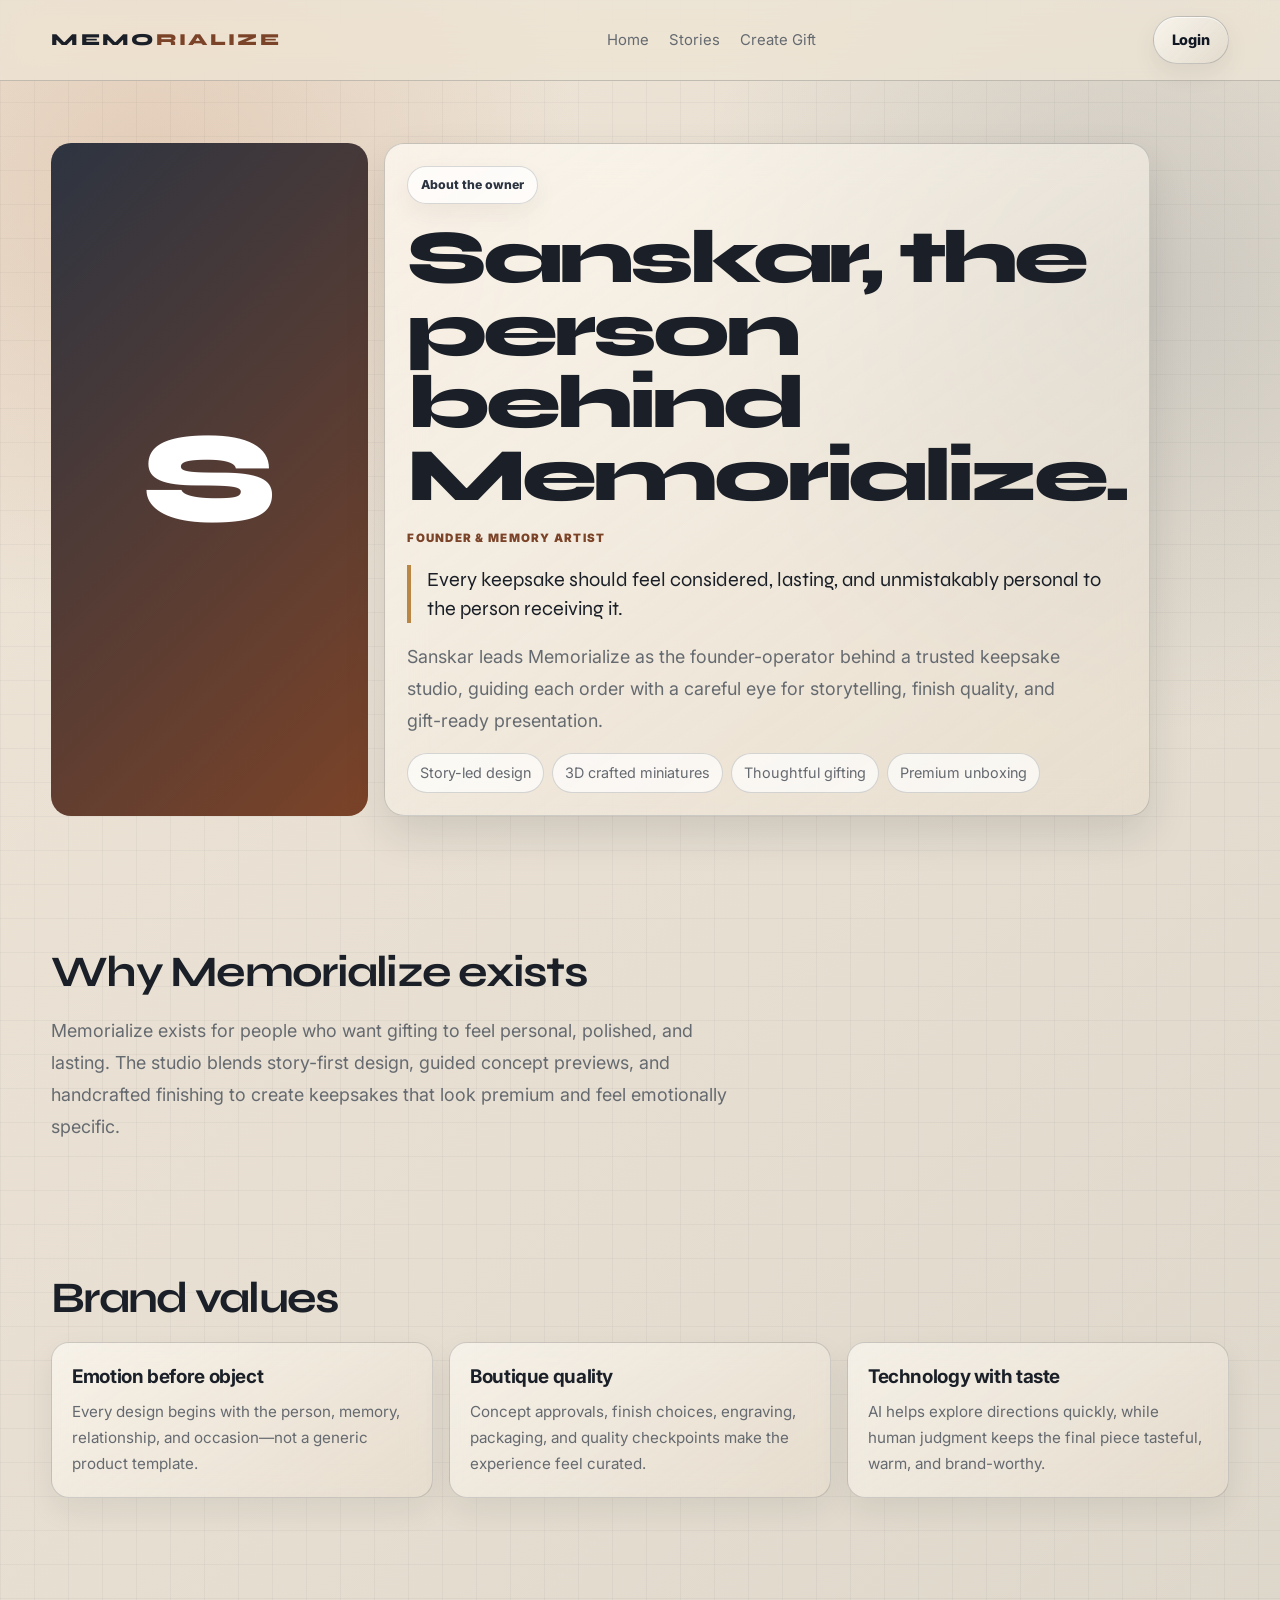
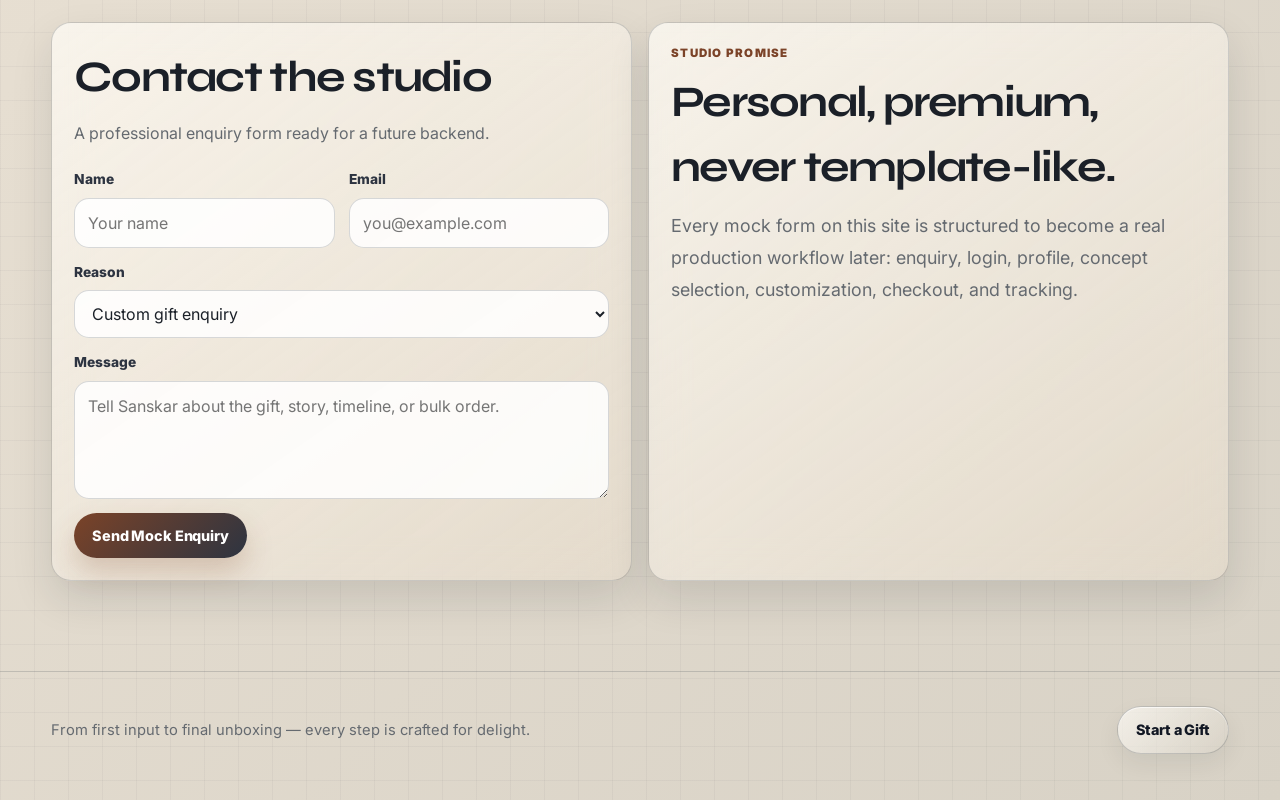
<file: about.html>
<!DOCTYPE html>
<html lang="en"><head><meta charset="UTF-8"><meta name="viewport" content="width=device-width, initial-scale=1.0"><title>About Sanskar — Memorialize</title><link rel="preconnect" href="https://fonts.googleapis.com"><link rel="preconnect" href="https://fonts.gstatic.com" crossorigin><link href="https://fonts.googleapis.com/css2?family=Inter:wght@400;500;600;700;800&family=Syne:wght@600;700;800&display=swap" rel="stylesheet"><link rel="stylesheet" href="assets/css/styles.css"></head>
<body data-page="about">
<header class="topbar"><div class="container nav"><a class="logo" href="index.html">MEMO<span>RIALIZE</span></a><nav class="links"><a href="index.html">Home</a><a href="stories.html">Stories</a><a href="create-profile.html">Create Gift</a></nav><div class="nav-actions"><span id="authBadge"></span><a class="btn secondary" href="login.html">Login</a></div></div></header>
<main class="container">
  <section class="section owner-strip">
    <div class="owner-mark"><span>S</span></div>
    <article class="card panel">
      <span class="badge">About the owner</span>
      <h1 class="grad"><span id="ownerName"></span>, the person behind Memorialize.</h1>
      <div class="kicker" id="ownerRole"></div>
      <p class="quote" id="ownerQuote"></p>
      <p class="lead" id="ownerBio"></p>
      <p class="lead" id="ownerPersonalStory"></p>
      <div class="pill-list" id="ownerPassions"></div>
    </article>
  </section>
  <section class="section">
    <h2>Why Memorialize exists</h2>
    <p class="lead" id="aboutMission"></p>
  </section>
  <section class="section">
    <h2>Brand values</h2>
    <div class="grid-3" id="aboutValues"></div>
  </section>
  <section class="section grid-2">
    <article class="card panel">
      <h2>Contact the studio</h2>
      <p class="sub">A professional enquiry form ready for a future backend.</p>
      <form class="form" id="contactForm">
        <div class="field"><label>Name</label><input required placeholder="Your name"></div>
        <div class="field"><label>Email</label><input type="email" required placeholder="you@example.com"></div>
        <div class="field full"><label>Reason</label><select id="contactReason"></select></div>
        <div class="field full"><label>Message</label><textarea required placeholder="Tell Sanskar about the gift, story, timeline, or bulk order."></textarea></div>
        <div class="full"><button class="btn" type="submit">Send Mock Enquiry</button></div>
      </form>
    </article>
    <article class="card panel">
      <div class="kicker">Studio promise</div>
      <h2>Personal, premium, never template-like.</h2>
      <p class="lead">Every mock form on this site is structured to become a real production workflow later: enquiry, login, profile, concept selection, customization, checkout, and tracking.</p>
    </article>
  </section>
</main>
<footer class="footer"><div class="container footer-grid"><p>From first input to final unboxing — every step is crafted for delight.</p><a class="btn secondary" href="create-profile.html">Start a Gift</a></div></footer>
<script src="assets/js/main.js"></script>
</body></html>
</file>
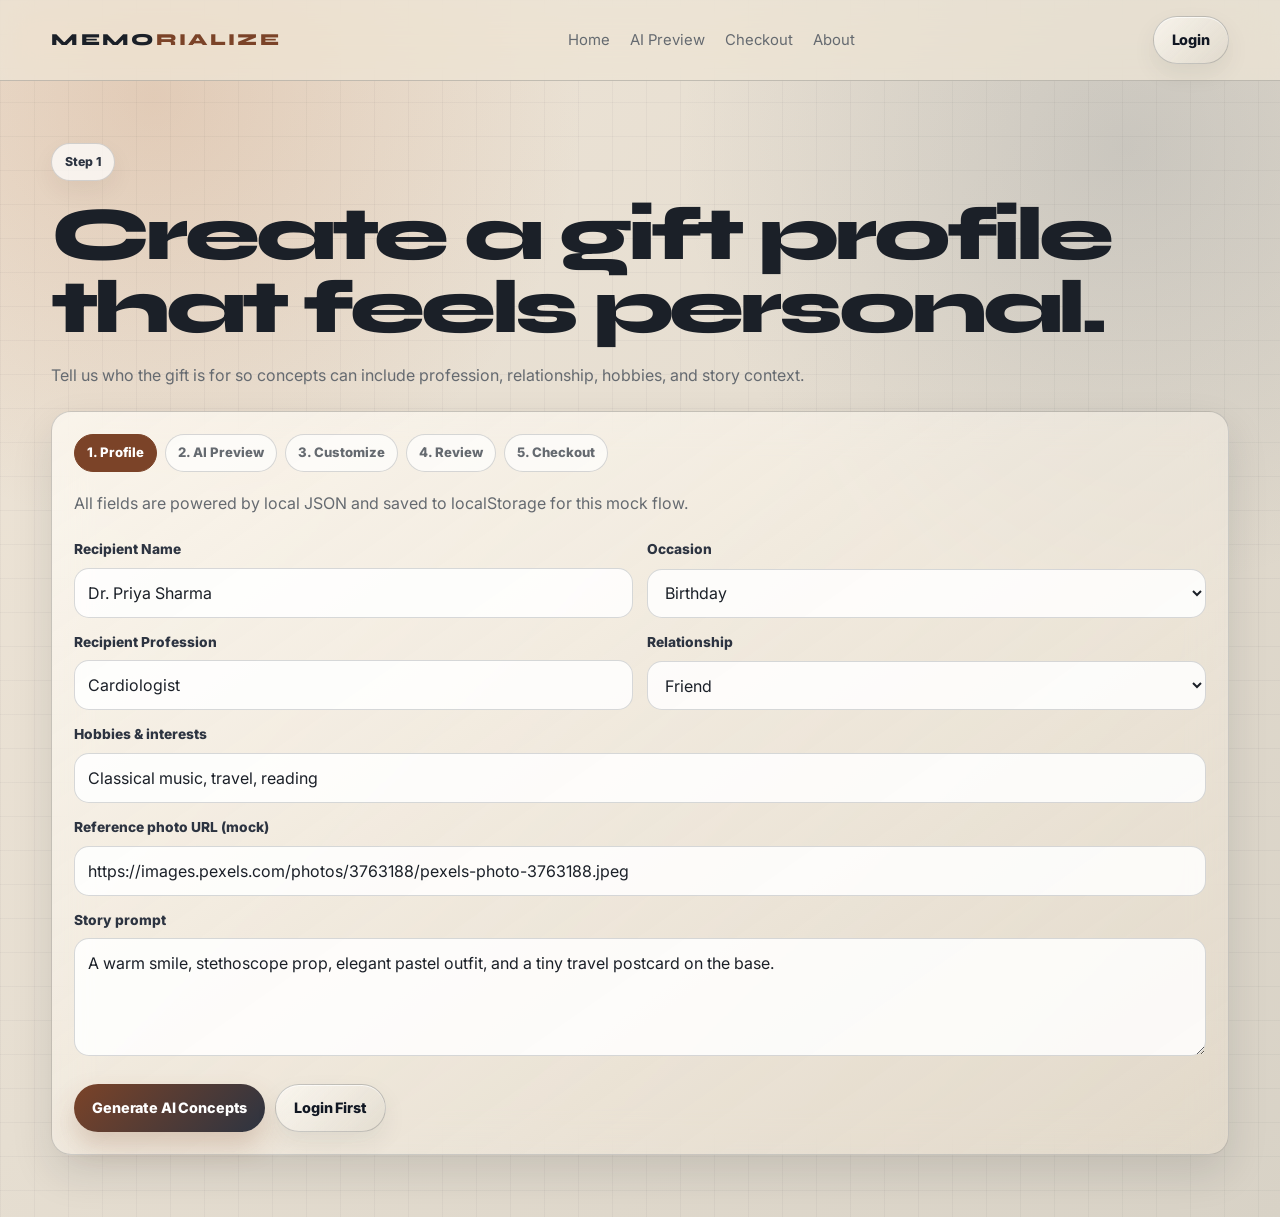
<file: create-profile.html>
<!DOCTYPE html>
<html lang="en"><head><meta charset="UTF-8"><meta name="viewport" content="width=device-width, initial-scale=1.0"><title>Create Gift Profile — Memorialize</title><link rel="preconnect" href="https://fonts.googleapis.com"><link rel="preconnect" href="https://fonts.gstatic.com" crossorigin><link href="https://fonts.googleapis.com/css2?family=Inter:wght@400;500;600;700;800&family=Syne:wght@600;700;800&display=swap" rel="stylesheet"><link rel="stylesheet" href="assets/css/styles.css"></head>
<body data-page="create-profile">
<header class="topbar"><div class="container nav"><a class="logo" href="index.html">MEMO<span>RIALIZE</span></a><nav class="links"><a href="index.html">Home</a><a href="ai-preview.html">AI Preview</a><a href="review-checkout.html">Checkout</a><a href="about.html">About</a></nav><div class="nav-actions"><span id="authBadge"></span><a class="btn secondary" href="login.html">Login</a></div></div></header>
<main class="container section">
  <span class="badge">Step 1</span>
  <h1 class="grad">Create a gift profile that feels personal.</h1>
  <p class="sub">Tell us who the gift is for so concepts can include profession, relationship, hobbies, and story context.</p>
  <section class="card panel">
    <div class="stepper"><span class="active">1. Profile</span><span>2. AI Preview</span><span>3. Customize</span><span>4. Review</span><span>5. Checkout</span></div>
    <p class="sub" id="profileHint"></p>
    <form class="form" id="profileForm">
      <div class="field"><label>Recipient Name</label><input id="recipient" required placeholder="e.g., Dr. Priya Sharma"></div>
      <div class="field"><label>Occasion</label><select id="occasion"></select></div>
      <div class="field"><label>Recipient Profession</label><input id="profession" required placeholder="Doctor, founder, athlete..."></div>
      <div class="field"><label>Relationship</label><select id="relationship"></select></div>
      <div class="field full"><label>Hobbies & interests</label><input id="hobbies" required placeholder="Reading, music, travel, fitness"></div>
      <div class="field full"><label>Reference photo URL (mock)</label><input id="referenceUrl" type="url" placeholder="https://..."></div>
      <div class="field full"><label>Story prompt</label><textarea id="storyPrompt" required placeholder="Describe personality, emotional context, style preferences."></textarea></div>
      <div class="full card-actions"><button class="btn" type="submit">Generate AI Concepts</button><a class="btn secondary" href="login.html">Login First</a></div>
    </form>
  </section>
</main>
<script src="assets/js/main.js"></script>
</body></html>
</file>
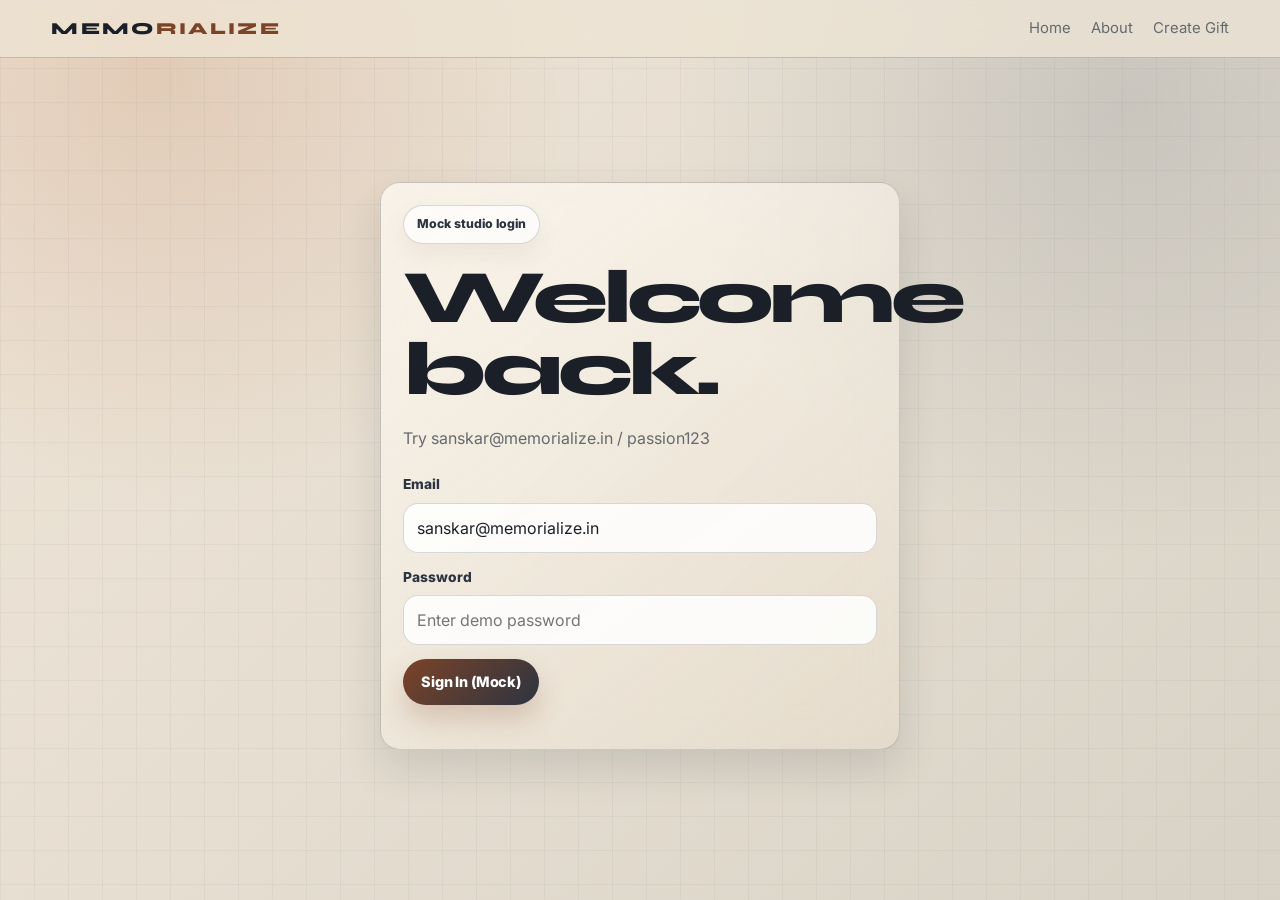
<file: login.html>
<!DOCTYPE html>
<html lang="en"><head><meta charset="UTF-8"><meta name="viewport" content="width=device-width, initial-scale=1.0"><title>Login — Memorialize</title><link rel="preconnect" href="https://fonts.googleapis.com"><link rel="preconnect" href="https://fonts.gstatic.com" crossorigin><link href="https://fonts.googleapis.com/css2?family=Inter:wght@400;500;600;700;800&family=Syne:wght@600;700;800&display=swap" rel="stylesheet"><link rel="stylesheet" href="assets/css/styles.css"></head>
<body data-page="login">
<header class="topbar"><div class="container nav"><a class="logo" href="index.html">MEMO<span>RIALIZE</span></a><nav class="links"><a href="index.html">Home</a><a href="about.html">About</a><a href="create-profile.html">Create Gift</a></nav></div></header>
<main class="container login-shell">
  <section class="card panel login-card">
    <span class="badge">Mock studio login</span>
    <h1 class="grad">Welcome back.</h1>
    <p class="sub" id="loginHint"></p>
    <form class="form" id="loginForm">
      <div class="field full"><label>Email</label><input id="loginEmail" type="email" required placeholder="sanskar@memorialize.in"></div>
      <div class="field full"><label>Password</label><input id="loginPassword" type="password" required placeholder="Enter demo password"></div>
      <div class="full"><button class="btn" type="submit">Sign In (Mock)</button></div>
    </form>
    <p class="sub" id="loginMessage" style="margin-top:16px"></p>
  </section>
</main>
<script src="assets/js/main.js"></script>
</body></html>
</file>
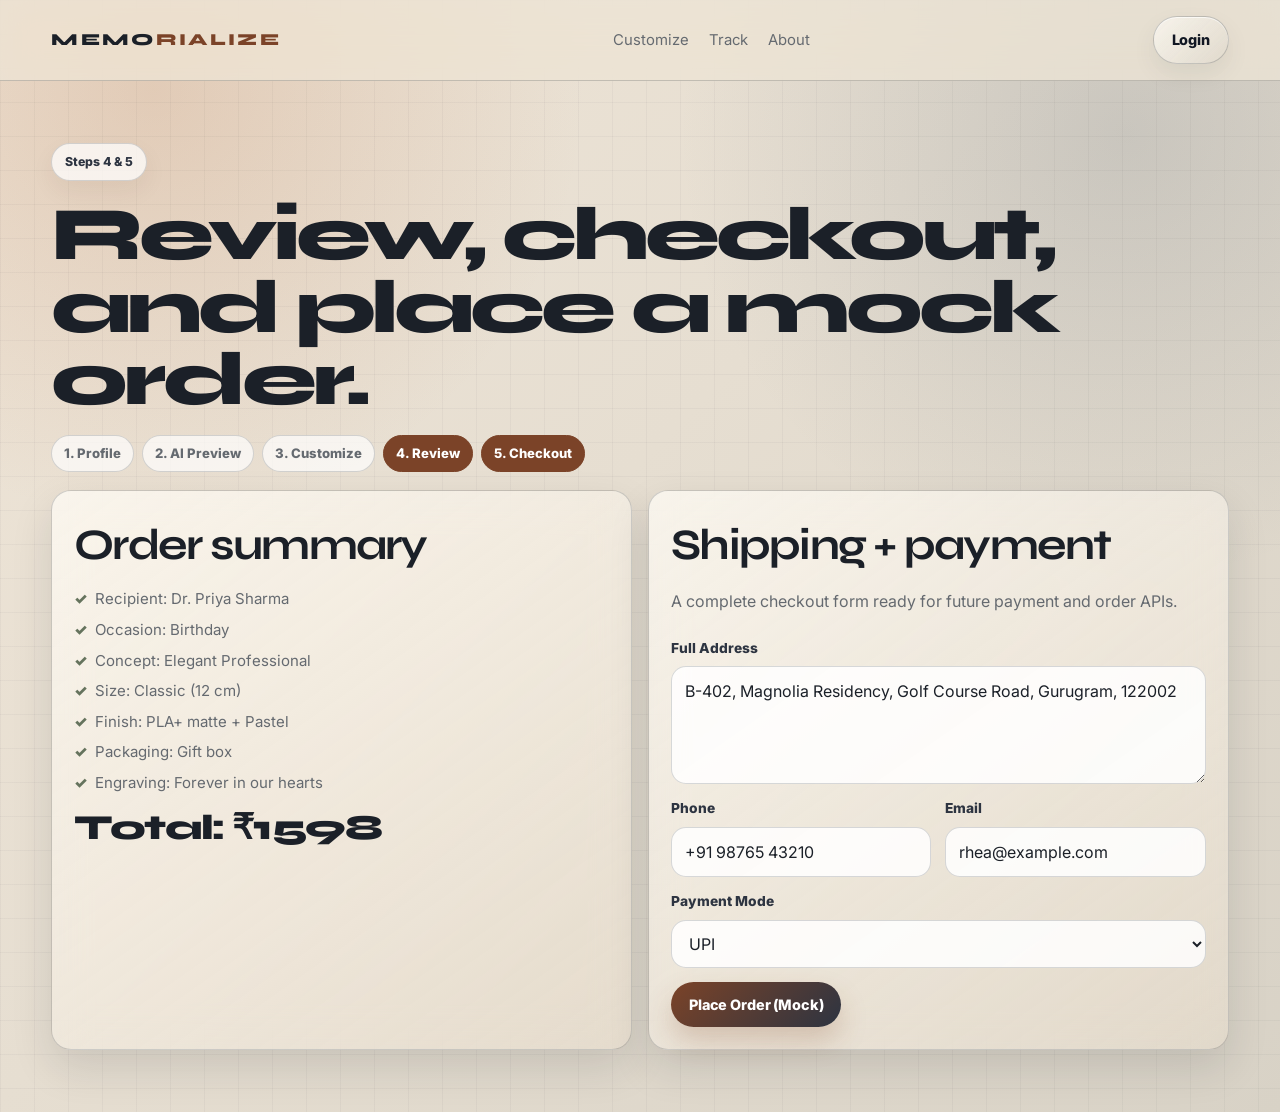
<file: review-checkout.html>
<!DOCTYPE html>
<html lang="en"><head><meta charset="UTF-8"><meta name="viewport" content="width=device-width, initial-scale=1.0"><title>Review & Checkout — Memorialize</title><link rel="preconnect" href="https://fonts.googleapis.com"><link rel="preconnect" href="https://fonts.gstatic.com" crossorigin><link href="https://fonts.googleapis.com/css2?family=Inter:wght@400;500;600;700;800&family=Syne:wght@600;700;800&display=swap" rel="stylesheet"><link rel="stylesheet" href="assets/css/styles.css"></head>
<body data-page="review-checkout">
<header class="topbar"><div class="container nav"><a class="logo" href="index.html">MEMO<span>RIALIZE</span></a><nav class="links"><a href="customize-gift.html">Customize</a><a href="track-order.html">Track</a><a href="about.html">About</a></nav><div class="nav-actions"><span id="authBadge"></span><a class="btn secondary" href="login.html">Login</a></div></div></header>
<main class="container section">
  <span class="badge">Steps 4 & 5</span>
  <h1 class="grad">Review, checkout, and place a mock order.</h1>
  <div class="stepper"><span>1. Profile</span><span>2. AI Preview</span><span>3. Customize</span><span class="active">4. Review</span><span class="active">5. Checkout</span></div>
  <section class="grid-2">
    <article class="card panel">
      <h2>Order summary</h2>
      <ul class="clean" style="margin-top:10px" id="orderSummary"></ul>
      <div class="price" id="orderTotal"></div>
    </article>
    <article class="card panel">
      <h2>Shipping + payment</h2>
      <p class="sub">A complete checkout form ready for future payment and order APIs.</p>
      <form class="form" id="checkoutForm">
        <div class="field full"><label>Full Address</label><textarea id="address" required placeholder="House no, street, city, pincode"></textarea></div>
        <div class="field"><label>Phone</label><input id="phone" required placeholder="+91 ..."></div>
        <div class="field"><label>Email</label><input id="email" type="email" required placeholder="you@example.com"></div>
        <div class="field full"><label>Payment Mode</label><select id="paymentMode"></select></div>
        <div class="full"><button class="btn" type="submit">Place Order (Mock)</button></div>
      </form>
    </article>
  </section>
</main>
<script src="assets/js/main.js"></script>
</body></html>
</file>
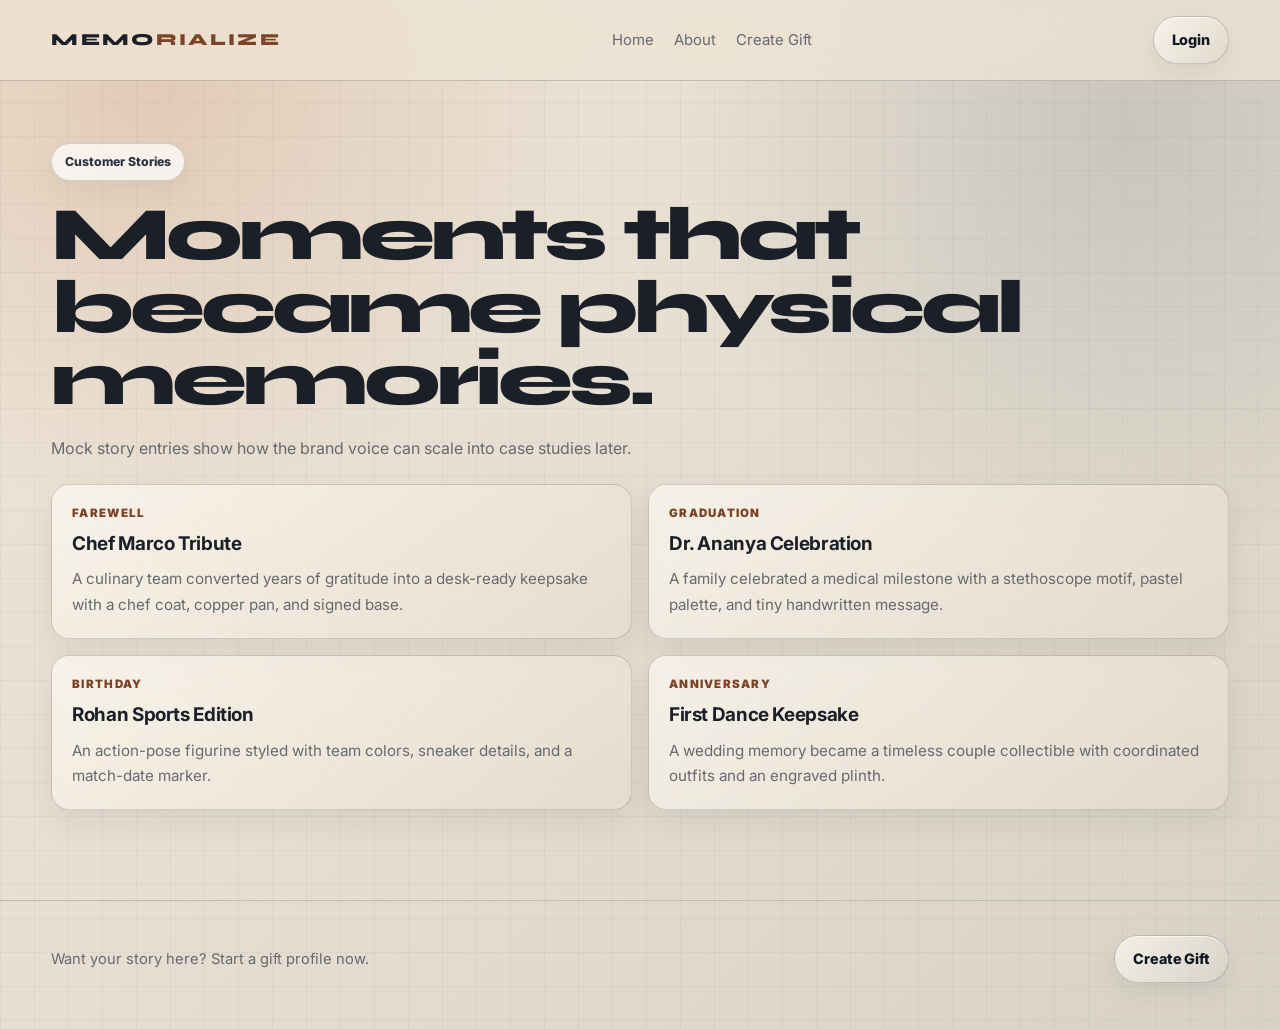
<file: stories.html>
<!DOCTYPE html>
<html lang="en"><head><meta charset="UTF-8"><meta name="viewport" content="width=device-width, initial-scale=1.0"><title>Stories — Memorialize</title><link rel="preconnect" href="https://fonts.googleapis.com"><link rel="preconnect" href="https://fonts.gstatic.com" crossorigin><link href="https://fonts.googleapis.com/css2?family=Inter:wght@400;500;600;700;800&family=Syne:wght@600;700;800&display=swap" rel="stylesheet"><link rel="stylesheet" href="assets/css/styles.css"></head>
<body data-page="stories">
<header class="topbar"><div class="container nav"><a class="logo" href="index.html">MEMO<span>RIALIZE</span></a><nav class="links"><a href="index.html">Home</a><a href="about.html">About</a><a href="create-profile.html">Create Gift</a></nav><div class="nav-actions"><span id="authBadge"></span><a class="btn secondary" href="login.html">Login</a></div></div></header>
<main class="container section">
  <span class="badge">Customer Stories</span>
  <h1 class="grad">Moments that became physical memories.</h1>
  <p class="sub">Mock story entries show how the brand voice can scale into case studies later.</p>
  <div class="grid-2" id="storiesGrid"></div>
</main>
<footer class="footer"><div class="container footer-grid"><p>Want your story here? Start a gift profile now.</p><a class="btn secondary" href="create-profile.html">Create Gift</a></div></footer>
<script src="assets/js/main.js"></script>
</body></html>
</file>
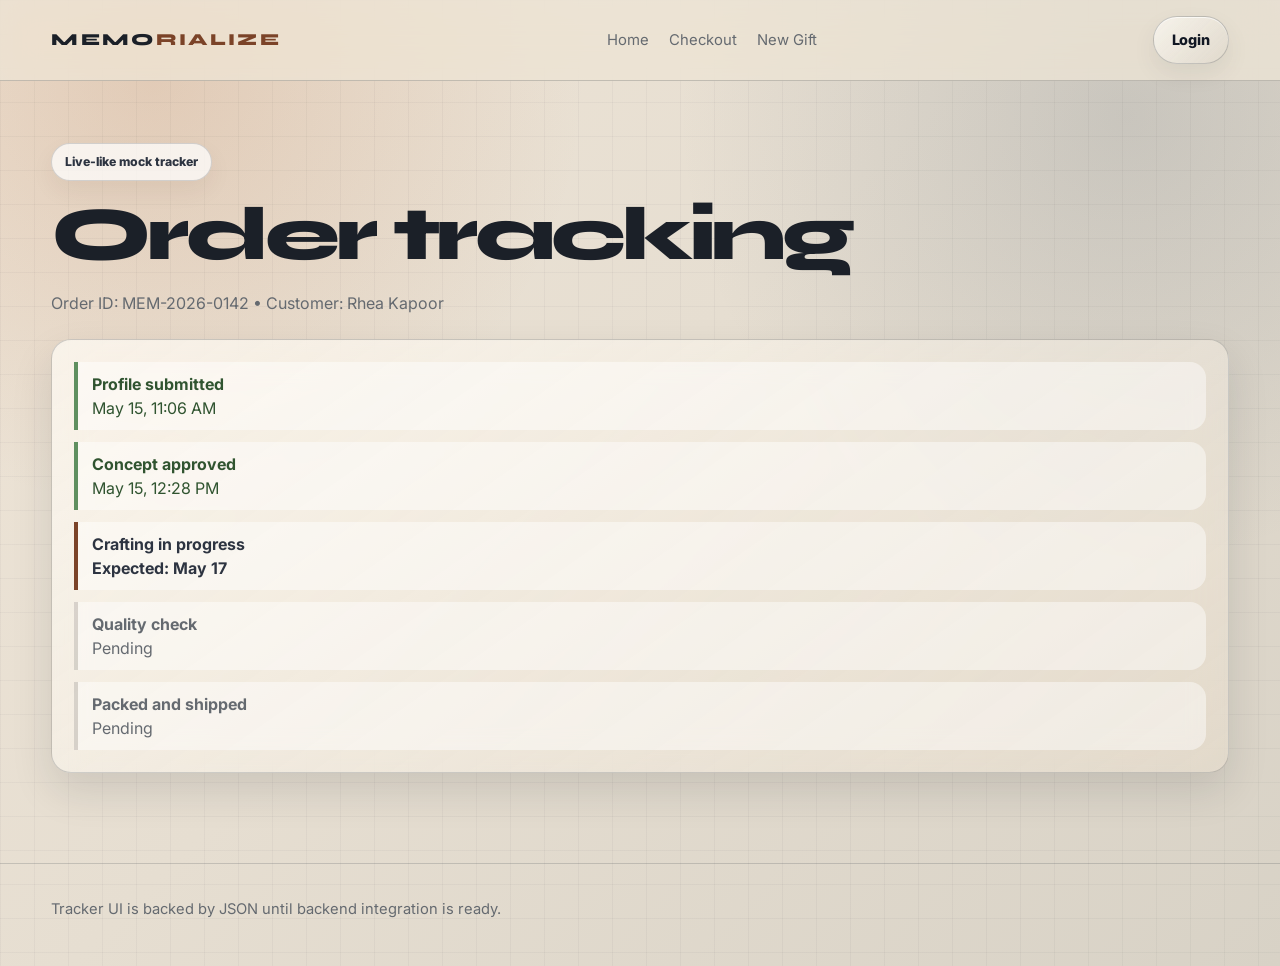
<file: track-order.html>
<!DOCTYPE html>
<html lang="en"><head><meta charset="UTF-8"><meta name="viewport" content="width=device-width, initial-scale=1.0"><title>Track Order — Memorialize</title><link rel="preconnect" href="https://fonts.googleapis.com"><link rel="preconnect" href="https://fonts.gstatic.com" crossorigin><link href="https://fonts.googleapis.com/css2?family=Inter:wght@400;500;600;700;800&family=Syne:wght@600;700;800&display=swap" rel="stylesheet"><link rel="stylesheet" href="assets/css/styles.css"></head>
<body data-page="track-order">
<header class="topbar"><div class="container nav"><a class="logo" href="index.html">MEMO<span>RIALIZE</span></a><nav class="links"><a href="index.html">Home</a><a href="review-checkout.html">Checkout</a><a href="create-profile.html">New Gift</a></nav><div class="nav-actions"><span id="authBadge"></span><a class="btn secondary" href="login.html">Login</a></div></div></header>
<main class="container section">
  <span class="badge">Live-like mock tracker</span>
  <h1 class="grad">Order tracking</h1>
  <p class="sub" id="orderMeta"></p>
  <section class="card panel timeline" id="trackingTimeline"></section>
</main>
<footer class="footer"><div class="container">Tracker UI is backed by JSON until backend integration is ready.</div></footer>
<script src="assets/js/main.js"></script>
</body></html>
</file>
<file: assets/css/styles.css>
:root {
  --bg: #ece4d6;
  --bg-deep: #111723;
  --panel: #f4eee4;
  --panel-bright: #fffdf8;
  --panel-soft: #e8ded0;
  --text: #1b2028;
  --muted: #656a70;
  --line: rgba(38, 45, 56, 0.18);
  --brand: #7b4328;
  --brand-strong: #2d3441;
  --gold: #b98643;
  --sage: #65735d;
  --ink: #111723;
  --steel: #4f5e6d;
  --platinum: #d8d2c6;
  --copper: #b46a3c;
  --glass: rgba(255, 253, 248, 0.62);
  --radius: 20px;
  --shadow: 0 18px 42px rgba(17, 23, 35, 0.12);
}
* { box-sizing: border-box; margin: 0; padding: 0; }
html { scroll-behavior: smooth; }
html, body { min-height: 100%; }
body {
  font-family: Inter, -apple-system, BlinkMacSystemFont, "SF Pro Text", sans-serif;
  background:
    linear-gradient(rgba(17, 23, 35, .035) 1px, transparent 1px),
    linear-gradient(90deg, rgba(17, 23, 35, .035) 1px, transparent 1px),
    radial-gradient(circle at 12% 8%, rgba(180, 106, 60, .20), transparent 27rem),
    radial-gradient(circle at 88% 12%, rgba(79, 94, 109, .18), transparent 28rem),
    linear-gradient(135deg, #efe5d7 0%, #e6ded1 46%, #d8d2c6 100%);
  background-size: 34px 34px, 34px 34px, auto, auto, auto;
  color: var(--text);
  line-height: 1.5;
}
a { color: inherit; text-decoration: none; }
img { max-width: 100%; display: block; }
.container { width: min(1180px, 92%); margin: 0 auto; }
.topbar {
  position: sticky; top: 0; z-index: 50;
  backdrop-filter: saturate(160%) blur(18px);
  background: rgba(236, 228, 214, 0.78);
  border-bottom: 1px solid rgba(38, 45, 56, 0.22);
}
.nav { display: flex; align-items: center; justify-content: space-between; gap: 18px; padding: 16px 0; }
.logo { font-family: Syne, sans-serif; font-size: 1.05rem; letter-spacing: .14em; font-weight: 800; }
.logo span { color: var(--brand); }
.links { display: flex; align-items: center; gap: 20px; color: var(--muted); font-size: .93rem; }
.links a:hover { color: var(--brand-strong); }
.nav-actions { display: flex; align-items: center; gap: 10px; }
#authBadge { color: var(--sage); font-size: .82rem; font-weight: 700; }
.btn {
  display: inline-flex; align-items: center; justify-content: center; gap: 8px;
  border: 0; cursor: pointer; border-radius: 999px; padding: 12px 18px;
  font: inherit; font-weight: 800; font-size: .9rem; letter-spacing: -.01em;
  transition: transform .2s ease, box-shadow .2s ease, background .2s ease;
  background: linear-gradient(135deg, var(--brand), var(--brand-strong)); color: #fff;
  box-shadow: 0 14px 28px rgba(124, 63, 34, .22);
}
.btn:hover { transform: translateY(-1px); box-shadow: 0 18px 32px rgba(124, 63, 34, .28); }
.btn.secondary { background: linear-gradient(135deg, rgba(255,253,248,.68), rgba(216,210,198,.42)); color: var(--ink); border: 1px solid rgba(38,45,56,.22); box-shadow: inset 0 1px 0 rgba(255,255,255,.65), 0 10px 24px rgba(17,23,35,.07); }
.hero { position: relative; padding: 76px 0 34px; display: grid; grid-template-columns: 1.12fr .88fr; gap: 24px; align-items: center; }
.hero::before { content: "Legacy protocol"; position: absolute; top: 28px; left: 0; color: var(--steel); font-size: .68rem; font-weight: 900; letter-spacing: .18em; text-transform: uppercase; opacity: .72; }
.hero::after { content: ""; position: absolute; top: 52px; left: 0; width: min(360px, 36vw); height: 1px; background: linear-gradient(90deg, var(--copper), transparent); opacity: .65; }
.badge {
  display: inline-flex; align-items: center; gap: 8px; width: fit-content;
  font-size: .77rem; color: var(--brand-strong); font-weight: 800;
  background: rgba(255,255,255,.72); border: 1px solid var(--line); border-radius: 999px; padding: 9px 13px;
  box-shadow: 0 10px 24px rgba(74, 36, 21, .06);
}
h1 { font-family: Syne, sans-serif; font-size: clamp(2.45rem, 5.9vw, 5.65rem); line-height: .96; letter-spacing: -0.055em; font-weight: 800; margin: 18px 0; }
h2 { font-family: Syne, sans-serif; }
.grad { color: var(--text); }
.lead { color: var(--muted); font-size: clamp(1rem, 1.4vw, 1.16rem); line-height: 1.78; max-width: 62ch; }
.hero-actions { margin-top: 26px; display: flex; flex-wrap: wrap; gap: 12px; }
.card { border: 1px solid rgba(38,45,56,.20); background: linear-gradient(145deg, rgba(255,253,248,.70), rgba(232,222,208,.52)); border-radius: var(--radius); box-shadow: var(--shadow); backdrop-filter: blur(18px) saturate(135%); }
.panel { padding: 22px; }
.art-card { position: relative; overflow: hidden; }
.art-card::before { content: ""; position: absolute; inset: 0; background: linear-gradient(145deg, transparent 42%, rgba(180,106,60,.16)), linear-gradient(90deg, rgba(17,23,35,.055) 1px, transparent 1px); background-size: auto, 22px 22px; pointer-events: none; }
.art-card::after { content: "Archive signal"; position: absolute; top: 18px; right: 22px; color: var(--platinum); background: rgba(17,23,35,.55); border: 1px solid rgba(255,255,255,.18); border-radius: 999px; padding: 5px 9px; font-size: .62rem; font-weight: 900; letter-spacing: .14em; text-transform: uppercase; }
.preview-image { width: 100%; height: 300px; object-fit: cover; border-radius: 20px; border: 1px solid var(--line); margin: 14px 0 16px; }
.metrics { margin-top: 24px; display: grid; grid-template-columns: repeat(3,1fr); gap: 10px; }
.metric { position: relative; border: 1px solid rgba(38,45,56,.18); border-radius: 16px; background: linear-gradient(160deg, rgba(255,253,248,.58), rgba(216,210,198,.34)); padding: 14px; overflow: hidden; }
.metric::before { content: ""; position: absolute; top: 0; left: 14px; right: 14px; height: 2px; background: linear-gradient(90deg, var(--copper), rgba(79,94,109,.12)); }
.metric b { display:block; font-family: Syne, sans-serif; font-size: 1.35rem; margin-bottom: 4px; }
.metric span { color: var(--muted); font-size: .86rem; }
.section { padding: 62px 0; }
.section h2 { font-size: clamp(1.8rem, 3.4vw, 3.1rem); letter-spacing: -0.04em; margin-bottom: 10px; }
.section .sub, .sub { color: var(--muted); margin-bottom: 22px; line-height: 1.7; }
.section-heading { position: relative; display: flex; justify-content: space-between; gap: 18px; align-items: end; margin-bottom: 22px; padding-top: 14px; }
.section-heading::before { content: ""; position: absolute; top: 0; left: 0; width: 88px; height: 2px; background: linear-gradient(90deg, var(--copper), transparent); }
.section-heading .sub { max-width: 56ch; margin-bottom: 0; }
.grid-2 { display: grid; grid-template-columns: repeat(2,1fr); gap: 16px; }
.grid-3 { display: grid; grid-template-columns: repeat(3,1fr); gap: 16px; }
.item { border: 1px solid rgba(38,45,56,.19); border-radius: 18px; padding: 20px; background: linear-gradient(145deg, rgba(255,253,248,.62), rgba(232,222,208,.46)); box-shadow: 0 12px 30px rgba(17,23,35,.07); backdrop-filter: blur(14px) saturate(125%); }
.elevated, .feature-card, .price-card, .story-card, .preview-card { transition: transform .2s ease, box-shadow .2s ease; }
.elevated:hover, .feature-card:hover, .price-card:hover, .story-card:hover, .preview-card:hover { transform: translateY(-3px); box-shadow: var(--shadow); }
.kicker { font-size: .72rem; color: var(--brand); text-transform: uppercase; letter-spacing: .11em; font-weight: 900; margin-bottom: 8px; }
.item h3 { font-size: 1.18rem; margin-bottom: 8px; letter-spacing: -0.02em; }
.item p { color: var(--muted); font-size: .95rem; line-height: 1.7; }
.price { font-family: Syne, sans-serif; font-size: 2.2rem; font-weight: 800; letter-spacing: -0.04em; margin: 8px 0; }
ul.clean { list-style: none; display: grid; gap: 8px; color: var(--muted); font-size: .94rem; }
ul.clean li::before { content: "✓"; color: var(--sage); font-weight: 900; margin-right: 8px; }
.faq { display: grid; gap: 10px; }
details { border: 1px solid var(--line); border-radius: 18px; padding: 15px 16px; background: rgba(255,255,255,.68); }
summary { cursor: pointer; font-weight: 800; }
details p { margin-top: 8px; color: var(--muted); }
.owner-strip { display: grid; grid-template-columns: .8fr 1.2fr; gap: 16px; align-items: stretch; }
.owner-mark { min-height: 260px; display: grid; place-items: center; background: linear-gradient(135deg, var(--brand-strong), var(--brand)); color: #fff; border-radius: var(--radius); }
.owner-mark span { font-family: Syne, sans-serif; font-size: clamp(4rem, 12vw, 8rem); font-weight: 800; }
.pill-list { display: flex; flex-wrap: wrap; gap: 8px; margin-top: 16px; }
.pill-list span { border: 1px solid var(--line); background: rgba(255,255,255,.7); border-radius: 999px; padding: 8px 12px; color: var(--muted); font-size: .9rem; }
.quote { border-left: 4px solid var(--gold); padding-left: 16px; font-family: Syne, sans-serif; font-size: 1.25rem; line-height: 1.45; margin: 18px 0; }
.stepper { display: flex; flex-wrap: wrap; gap: 8px; margin-bottom: 18px; }
.stepper span { border: 1px solid var(--line); background: rgba(255,255,255,.68); color: var(--muted); border-radius: 999px; padding: 8px 12px; font-size: .82rem; font-weight: 800; }
.stepper span.active { color: #fff; background: var(--brand); border-color: var(--brand); }
.form { display: grid; grid-template-columns: repeat(2,1fr); gap: 14px; }
.field { display: grid; gap: 8px; }
.field label { color: var(--brand-strong); font-size: .86rem; font-weight: 800; }
.field input, .field textarea, .field select {
  width: 100%; border: 1px solid var(--line); background: rgba(255,255,255,.85); color: var(--text);
  border-radius: 15px; padding: 12px 13px; font: inherit; outline: none;
}
.field input:focus, .field textarea:focus, .field select:focus { border-color: var(--gold); box-shadow: 0 0 0 4px rgba(199,146,79,.16); }
.field textarea { min-height: 118px; resize: vertical; }
.full { grid-column: 1 / -1; }
.card-actions { margin-top: 14px; display:flex; gap: 10px; flex-wrap: wrap; }
.timeline { display: grid; gap: 12px; }
.track-step { border-left: 4px solid rgba(118,104,93,.26); padding: 10px 0 10px 14px; color: var(--muted); background: rgba(255,255,255,.45); border-radius: 0 16px 16px 0; }
.track-step.done { border-color: #5f8f5f; color: #305430; }
.track-step.current { border-color: var(--brand); color: var(--brand-strong); font-weight: 700; }
.login-shell { min-height: calc(100vh - 84px); display: grid; place-items: center; padding: 44px 0; }
.login-card { width: min(520px, 100%); }
.toast { position: fixed; right: 18px; bottom: 18px; z-index: 100; padding: 14px 16px; border-radius: 16px; background: var(--brand-strong); color: white; box-shadow: var(--shadow); }
.footer { margin-top: 28px; padding: 34px 0 46px; border-top: 1px solid var(--line); color: var(--muted); font-size: .92rem; }
.footer-grid { display:flex; justify-content:space-between; align-items:center; flex-wrap:wrap; gap:16px; }
.newsletter { display:flex; gap:8px; flex-wrap:wrap; }
.newsletter input { border:1px solid var(--line); border-radius:999px; padding: 12px 14px; min-width: 240px; background: rgba(255,255,255,.76); }
@media (max-width: 940px) {
  .hero, .grid-2, .grid-3, .form, .owner-strip { grid-template-columns: 1fr; }
  .links { display: none; }
  .section-heading { display: block; }
  .preview-image { height: 235px; }
  .metrics { grid-template-columns: 1fr; }
  h1 { font-size: clamp(2.25rem, 14vw, 4.2rem); }
}
</file>
